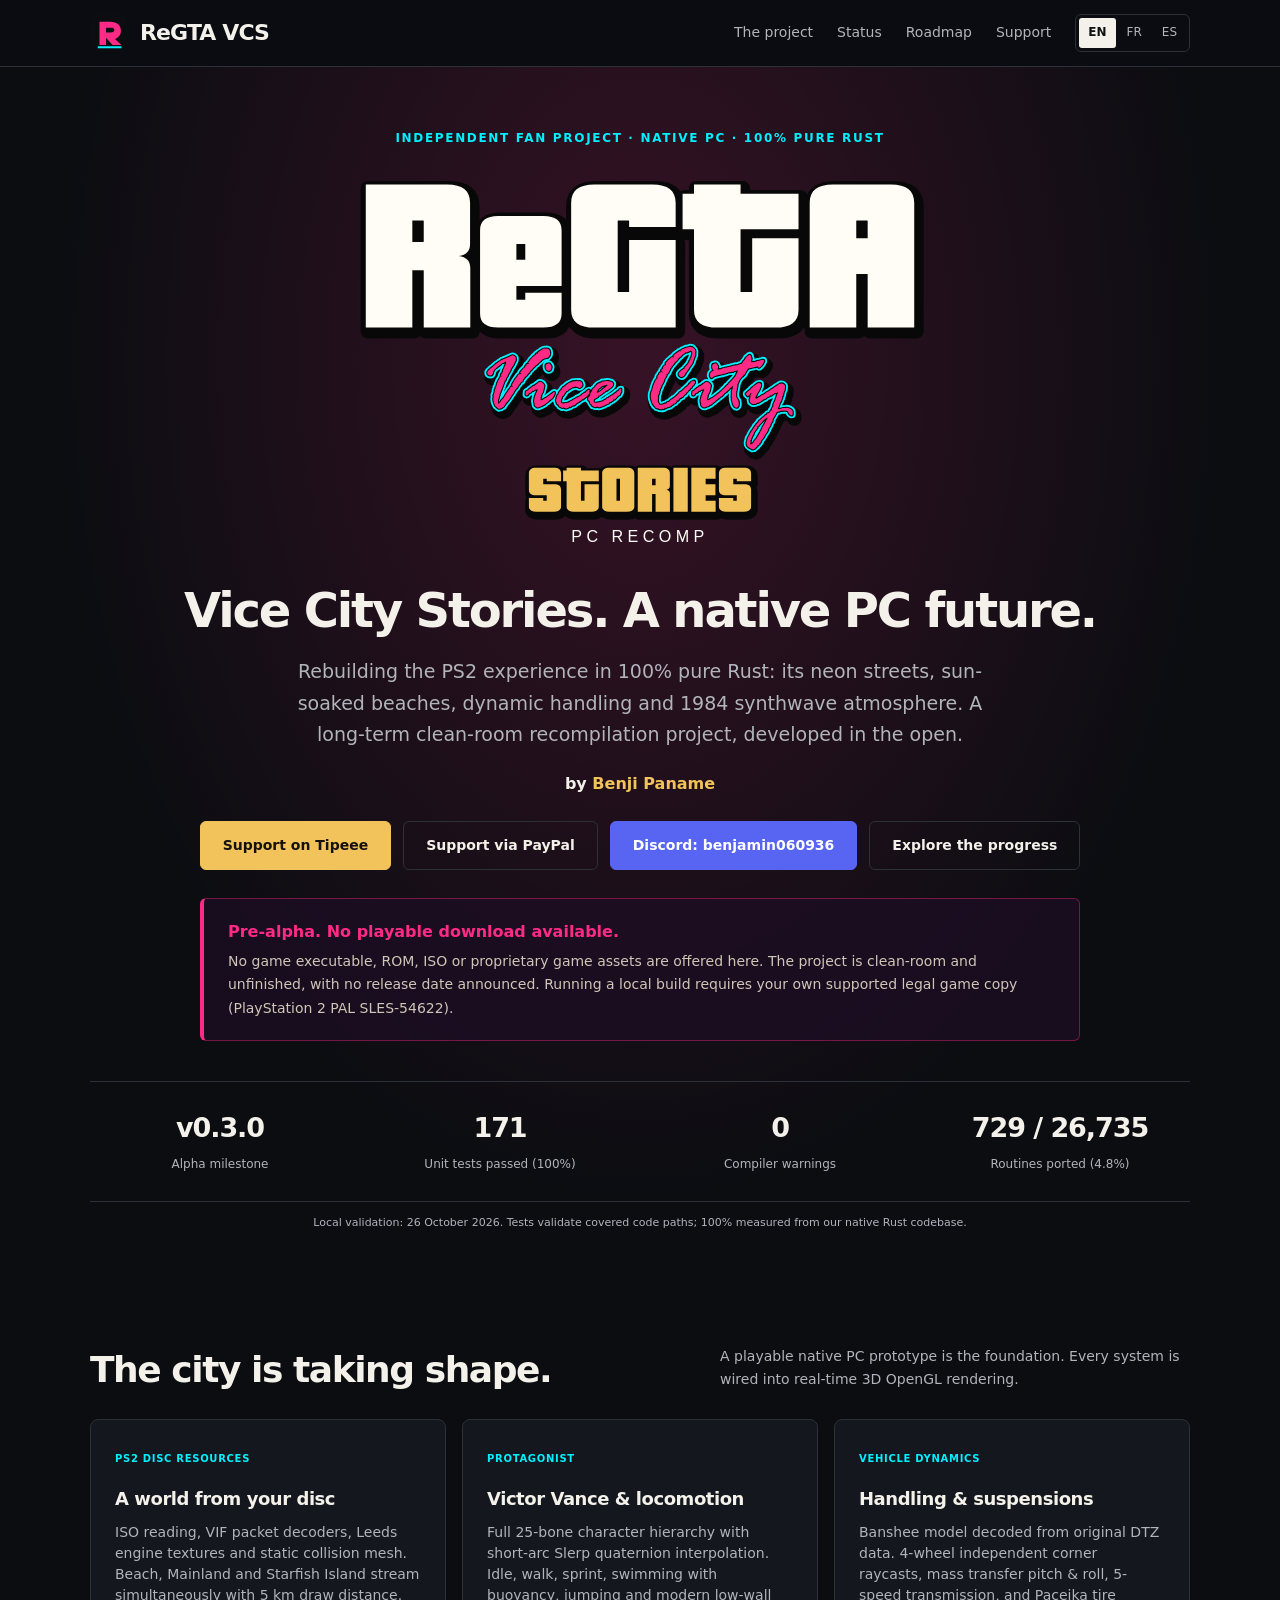
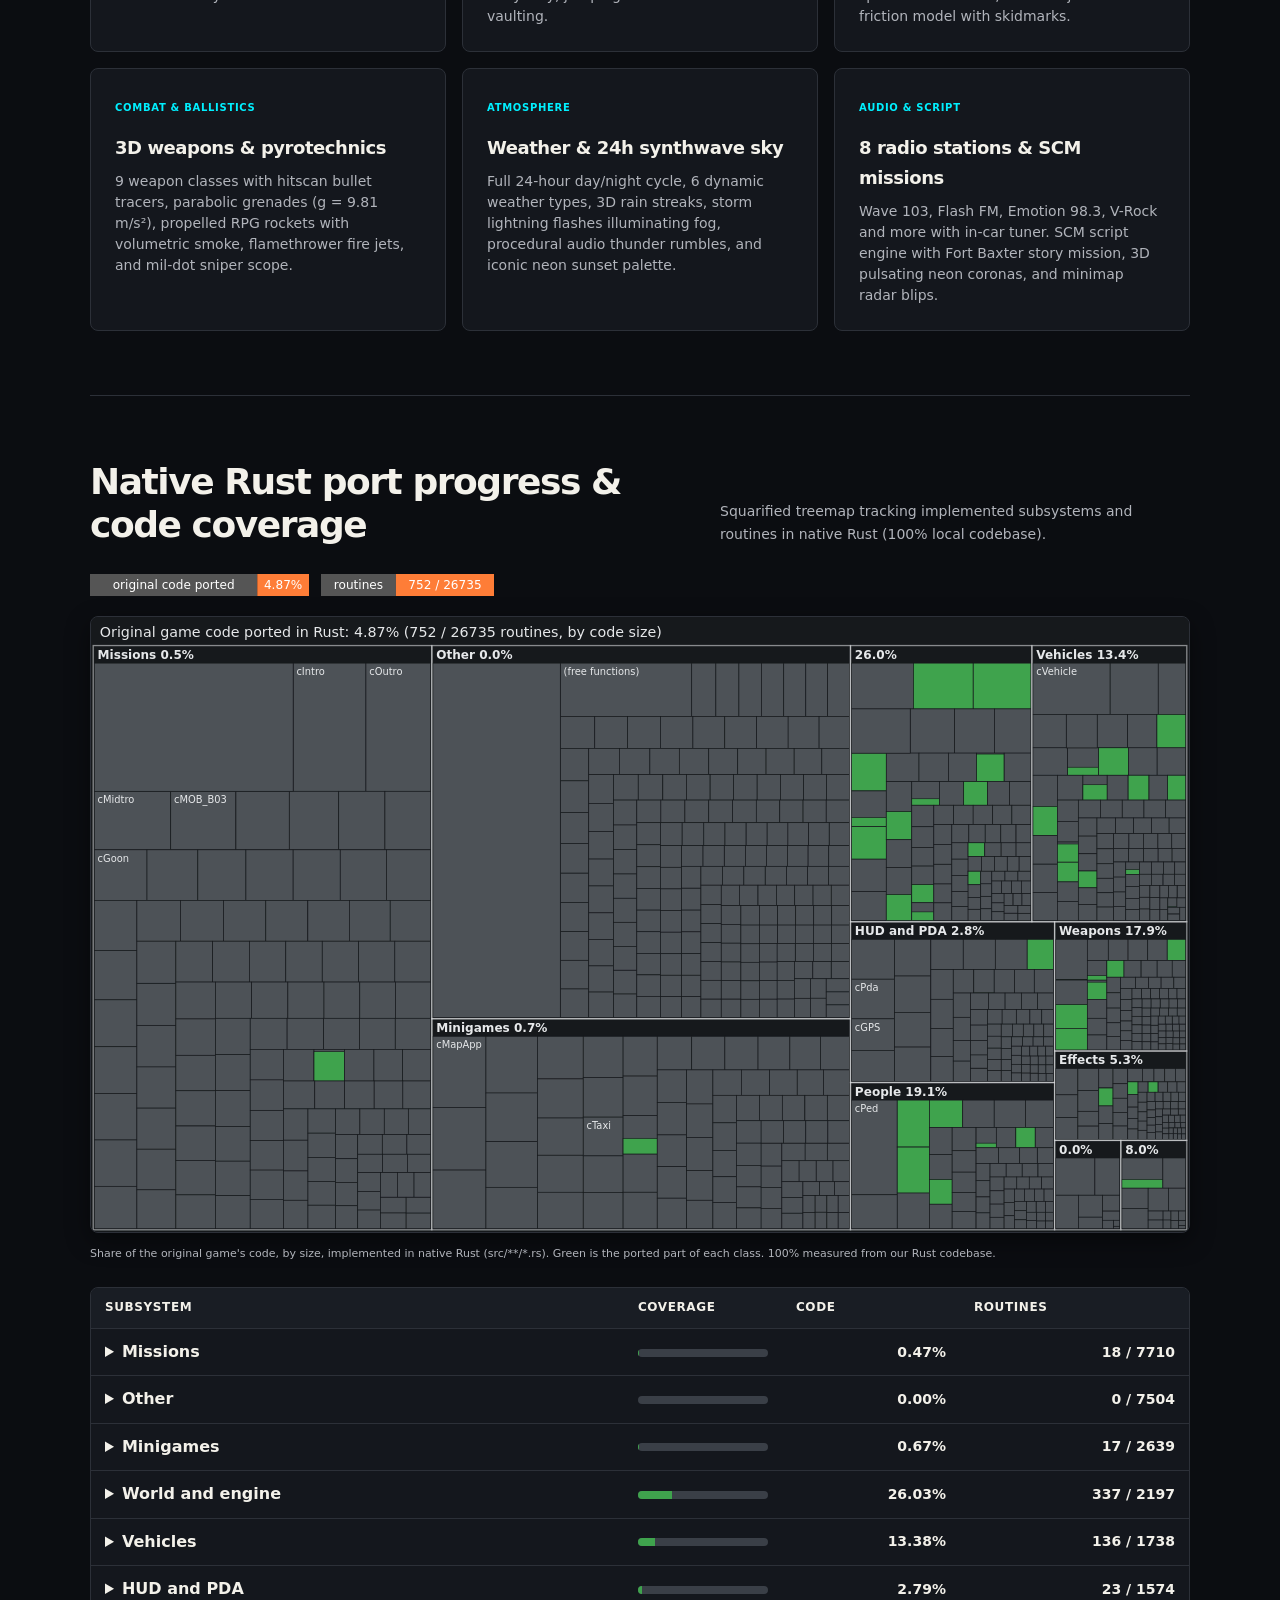
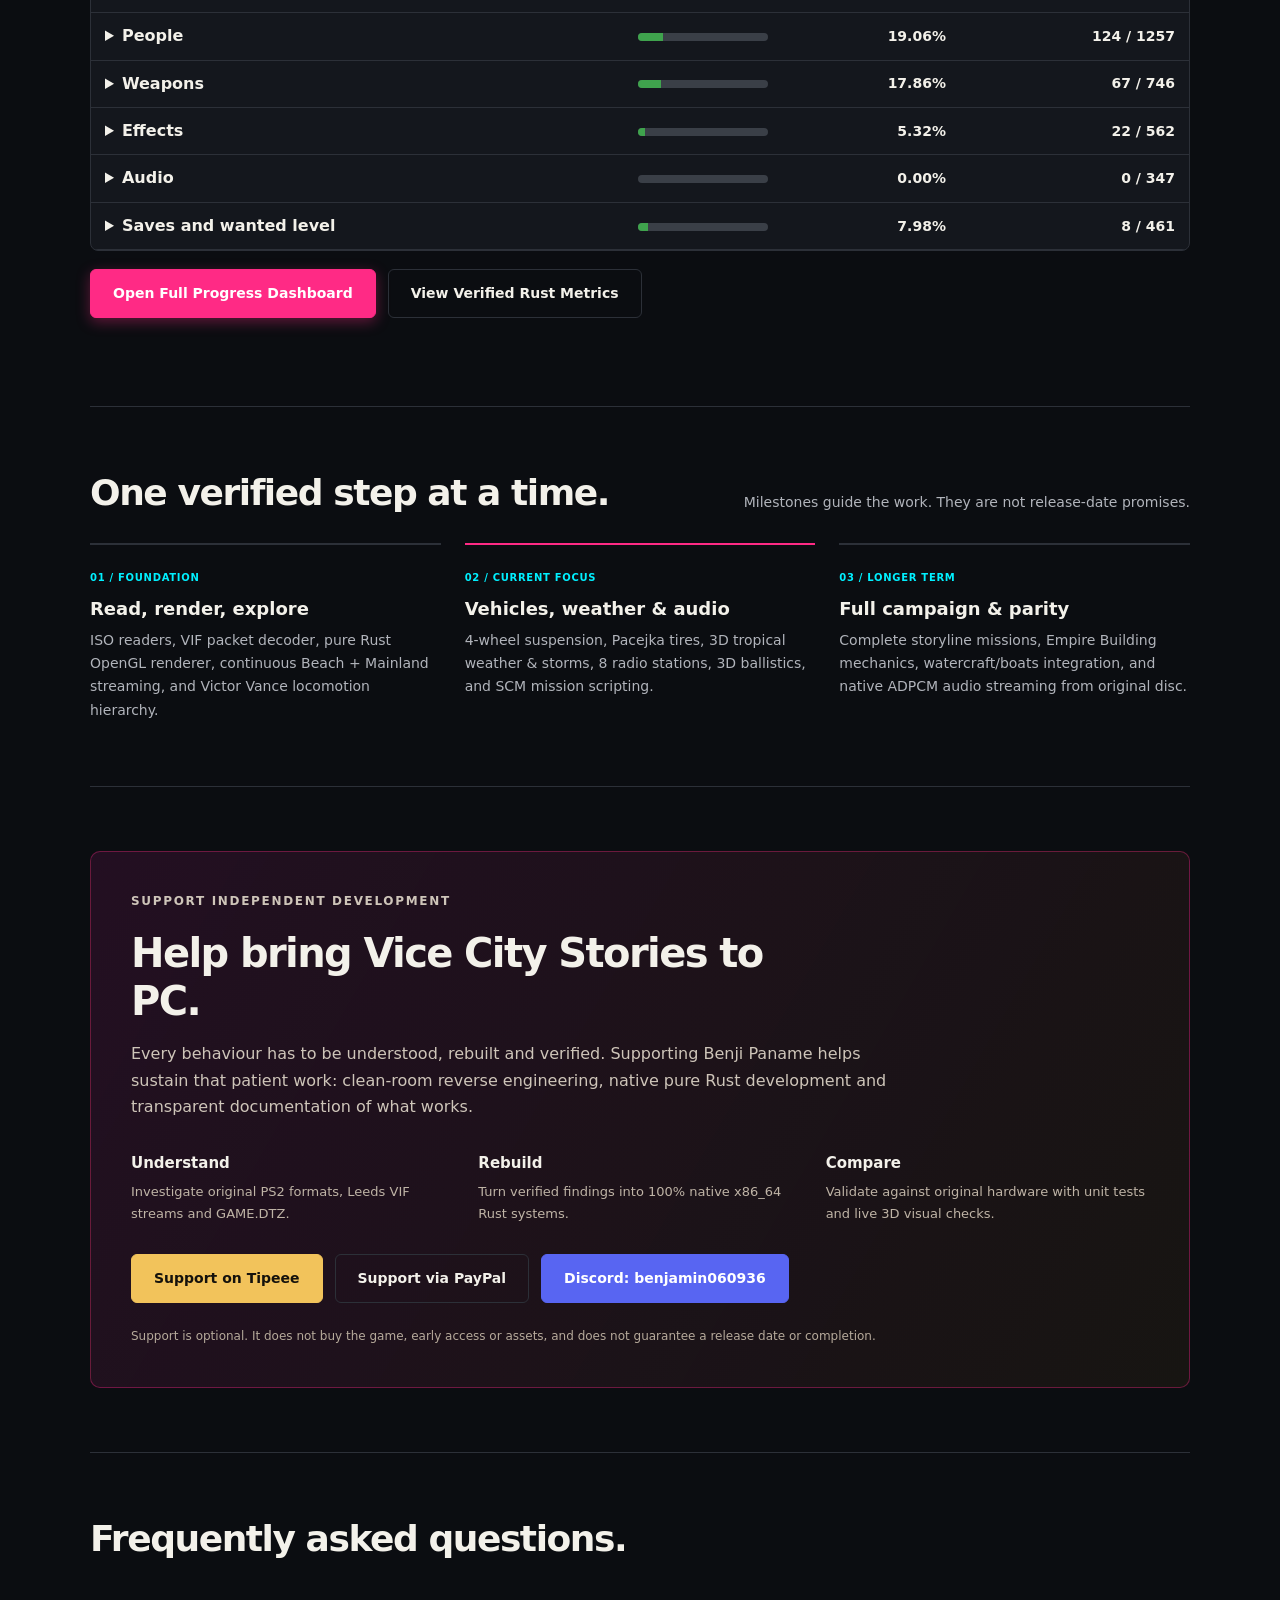
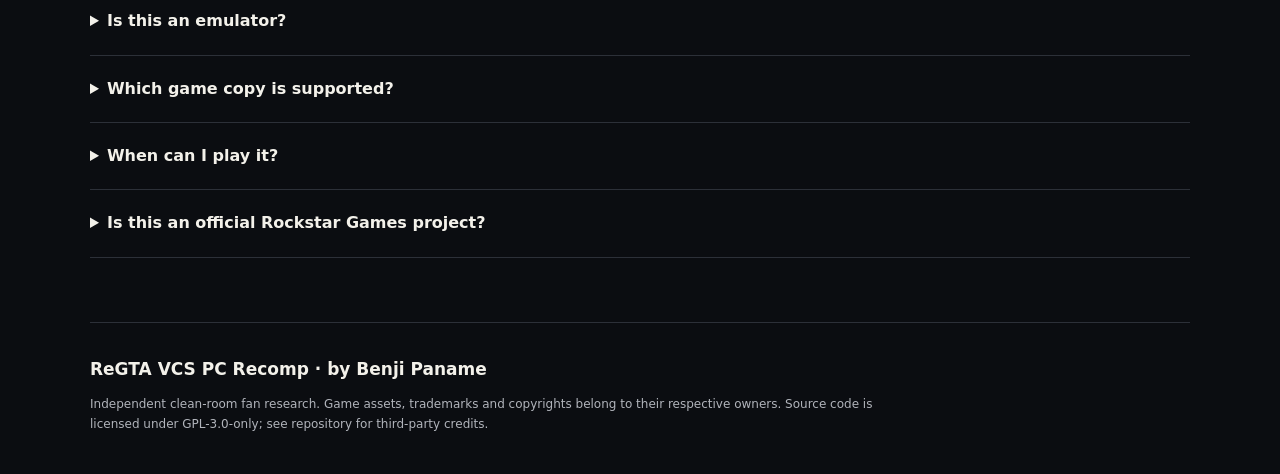
<file: docs/index.html>
<!doctype html>
<html lang="en">
<head>
<meta charset="utf-8">
<meta name="viewport" content="width=device-width, initial-scale=1">
<title>ReGTA VCS — PC Recomp by Benji Paname</title>
<meta name="description" content="Bringing Grand Theft Auto: Vice City Stories to native PC with 100% pure Rust. Explore the ReGTA VCS research project, development progress and ways to support Benji Paname.">
<meta name="theme-color" content="#0b0d11">
<meta property="og:title" content="ReGTA VCS — PC Recomp">
<meta property="og:description" content="A native PC future for Vice City Stories. Independent clean-room research and development by Benji Paname. Pre-alpha; no playable download available.">
<meta property="og:type" content="website">
<link rel="icon" href="assets/favicon.svg" type="image/svg+xml">
<link rel="stylesheet" href="assets/site.css">
<script src="assets/site.js?v=1.0.3" defer></script>
</head>
<body>
<a class="skip" href="#main" data-en="Skip to content" data-fr="Aller au contenu" data-es="Saltar al contenido">Skip to content</a>
<header>
  <nav class="wrap nav" aria-label="Main navigation">
    <a class="brand" href="#main">
      <img src="assets/favicon.svg" alt="" width="38" height="38">
      ReGTA VCS
    </a>
    <div class="nav-links">
      <a href="#project" data-en="The project" data-fr="Le projet" data-es="El proyecto">The project</a>
      <a href="#status" data-en="Status" data-fr="Statut" data-es="Estado">Status</a>
      <a href="#roadmap" data-en="Roadmap" data-fr="Feuille de route" data-es="Hoja de ruta">Roadmap</a>
      <a href="#support" data-en="Support" data-fr="Soutenir" data-es="Apoyar">Support</a>
      <a class="repo-link" hidden>GitHub</a>
      <div class="languages" role="group" aria-label="Language / Langue / Idioma" hidden>
        <button type="button" data-language="en" aria-pressed="true" lang="en">EN</button>
        <button type="button" data-language="fr" aria-pressed="false" lang="fr">FR</button>
        <button type="button" data-language="es" aria-pressed="false" lang="es">ES</button>
      </div>
    </div>
  </nav>
</header>

<main id="main">
  <!-- Hero Section -->
  <section class="hero">
    <div class="wrap">
      <p class="eyebrow" data-en="Independent fan project · Native PC · 100% Pure Rust" data-fr="Projet de fans indépendant · PC natif · 100% Pur Rust" data-es="Proyecto fan independiente · PC nativo · 100% Pur Rust">Independent fan project · Native PC · 100% Pure Rust</p>
      <img class="main-logo" src="assets/logo.svg" alt="ReGTA VCS — PC Recomp" width="900" height="540">
      <h1 data-en="Vice City Stories. A native PC future." data-fr="Vice City Stories. Un avenir natif sur PC." data-es="Vice City Stories. Un futuro nativo en PC.">Vice City Stories. A native PC future.</h1>
      <p class="intro" data-en="Rebuilding the PS2 experience in 100% pure Rust: its neon streets, sun-soaked beaches, dynamic handling and 1984 synthwave atmosphere. A long-term clean-room recompilation project, developed in the open." data-fr="Reconstruire l’expérience PS2 en 100% pur Rust : ses avenues néon, ses plages tropicales, sa conduite dynamique et son atmosphère synthwave 1984. Un projet de recompilation clean-room de longue haleine, développé ouvertement." data-es="Reconstruyendo la experiencia de PS2 en 100% puro Rust: sus avenidas de neón, playas tropicales, conducción dinámica y atmósfera synthwave de 1984. Un proyecto clean-room a largo plazo, desarrollado en abierto.">Rebuilding the PS2 experience in 100% pure Rust: its neon streets, sun-soaked beaches, dynamic handling and 1984 synthwave atmosphere. A long-term clean-room recompilation project, developed in the open.</p>
      <p class="credit">by <span>Benji Paname</span></p>

      <div class="actions">
        <a class="button gold" href="https://fr.tipeee.com/benji-paname/" data-en="Support on Tipeee" data-fr="Soutenir sur Tipeee" data-es="Apoyar en Tipeee">Support on Tipeee</a>
        <a class="button" href="https://paypal.me/BenjiLsg" data-en="Support via PayPal" data-fr="Soutenir via PayPal" data-es="Apoyar en PayPal">Support via PayPal</a>
        <a class="button discord" href="https://discord.com/users/601648068277960714" target="_blank" rel="noopener noreferrer" title="Discord: benjamin060936" data-en="Discord: benjamin060936" data-fr="Discord : benjamin060936" data-es="Discord: benjamin060936">Discord: benjamin060936</a>
        <a class="button" href="#project" data-en="Explore the progress" data-fr="Découvrir les avancées" data-es="Explorar los avances">Explore the progress</a>
      </div>

      <aside class="notice">
        <strong data-en="Pre-alpha. No playable download available." data-fr="Pré-alpha. Aucune version jouable disponible au téléchargement." data-es="Pre-alpha. Ninguna versión jugable disponible para descargar.">Pre-alpha. No playable download available.</strong>
        <p data-en="No game executable, ROM, ISO or proprietary game assets are offered here. The project is clean-room and unfinished, with no release date announced. Running a local build requires your own supported legal game copy (PlayStation 2 PAL SLES-54622)." data-fr="Aucun exécutable du jeu, ROM, ISO ou asset propriétaire n’est proposé ici. Le projet est clean-room, inachevé et sans date de sortie annoncée. L'exécution d'une compilation locale nécessite votre propre copie légale du jeu (PlayStation 2 PAL SLES-54622)." data-es="Aquí no se ofrece ningún ejecutable del juego, ROM, ISO ni recursos propietarios. El proyecto es clean-room y no hay fecha de lanzamiento anunciada. Ejecutar una versión local requiere tu propia copia legal del juego (PlayStation 2 PAL SLES-54622).">No game executable, ROM, ISO or proprietary game assets are offered here. The project is clean-room and unfinished, with no release date announced. Running a local build requires your own supported legal game copy (PlayStation 2 PAL SLES-54622).</p>
      </aside>

      <div class="metrics">
        <div class="metric">
          <strong>v0.3.0</strong>
          <span data-en="Alpha milestone" data-fr="Jalon alpha" data-es="Hito alpha">Alpha milestone</span>
        </div>
        <div class="metric">
          <strong>171</strong>
          <span data-en="Unit tests passed (100%)" data-fr="Tests unitaires réussis (100%)" data-es="Pruebas unitarias superadas (100%)">Unit tests passed (100%)</span>
        </div>
        <div class="metric">
          <strong>0</strong>
          <span data-en="Compiler warnings" data-fr="Avertissements du compilateur" data-es="Advertencias del compilador">Compiler warnings</span>
        </div>
        <div class="metric">
          <strong>729 / 26,735</strong>
          <span data-en="Routines ported (4.8%)" data-fr="Routines portées (4,8%)" data-es="Rutinas portadas (4,8%)">Routines ported (4.8%)</span>
        </div>
      </div>
      <p class="metric-note" data-en="Local validation: 26 October 2026. Tests validate covered code paths; 100% measured from our native Rust codebase." data-fr="Validation locale : 26 octobre 2026. Les tests vérifient les cas couverts ; mesuré à 100% depuis notre code source pur Rust." data-es="Validación local: 26 de octubre de 2026. Las pruebas verifican las rutas cubiertas; medido al 100% desde nuestro código Rust nativo.">Local validation: 26 October 2026. Tests validate covered code paths; 100% measured from our native Rust codebase.</p>
    </div>
  </section>

  <!-- Project Section -->
  <section id="project" class="content wrap">
    <div class="section-top">
      <h2 data-en="The city is taking shape." data-fr="La ville prend forme." data-es="La ciudad va tomando forma.">The city is taking shape.</h2>
      <p data-en="A playable native PC prototype is the foundation. Every system is wired into real-time 3D OpenGL rendering." data-fr="Un prototype PC natif jouable constitue la fondation. Chaque système est branché en direct sur le moteur 3D OpenGL." data-es="Un prototipo local nativo es el punto de partida. Cada sistema está conectado directamente al motor 3D OpenGL.">A playable native PC prototype is the foundation. Every system is wired into real-time 3D OpenGL rendering.</p>
    </div>

    <div class="grid">
      <article class="card">
        <span class="tag" data-en="PS2 Disc Resources" data-fr="Ressources disque PS2" data-es="Recursos de disco PS2">PS2 Disc Resources</span>
        <h3 data-en="A world from your disc" data-fr="Un monde issu de votre disque" data-es="Un mundo desde tu disco">A world from your disc</h3>
        <p data-en="ISO reading, VIF packet decoders, Leeds engine textures and static collision mesh. Beach, Mainland and Starfish Island stream simultaneously with 5 km draw distance." data-fr="Lecteur ISO, décodeur de paquets VIF, textures Leeds et maillage de collisions. Beach, Mainland et Starfish Island sont streamés simultanément avec 5 km de vue." data-es="Lector de ISO, decodificador VIF, texturas Leeds y colisiones estáticas. Beach, Mainland y Starfish Island se cargan a la vez con 5 km de distancia de visión."></p>
      </article>

      <article class="card">
        <span class="tag" data-en="Protagonist" data-fr="Protagoniste" data-es="Protagonista">Protagonist</span>
        <h3 data-en="Victor Vance &amp; locomotion" data-fr="Victor Vance &amp; locomotion" data-es="Victor Vance y locomoción">Victor Vance &amp; locomotion</h3>
        <p data-en="Full 25-bone character hierarchy with short-arc Slerp quaternion interpolation. Idle, walk, sprint, swimming with buoyancy, jumping and modern low-wall vaulting." data-fr="Squelette complet 25 os avec interpolation Slerp des quaternions. Attente, marche, sprint, nage hydrodynamique, franchissement d'obstacles et caméra suiveuse." data-es="Jerarquía de 25 huesos con interpolación Slerp. Animaciones originales de espera, marcha, carrera, natación con flotabilidad y salto de obstáculos."></p>
      </article>

      <article class="card">
        <span class="tag" data-en="Vehicle Dynamics" data-fr="Dynamique Véhicules" data-es="Dinámica de Vehículos">Vehicle Dynamics</span>
        <h3 data-en="Handling &amp; suspensions" data-fr="Handling &amp; suspensions 4 roues" data-es="Manejo y suspensión">Handling &amp; suspensions</h3>
        <p data-en="Banshee model decoded from original DTZ data. 4-wheel independent corner raycasts, mass transfer pitch &amp; roll, 5-speed transmission, and Pacejka tire friction model with skidmarks." data-fr="Banshee décodée depuis GAME.DTZ. Suspensions 4 roues indépendantes, transfert de masse en virage, boîte 5 vitesses et modèle de pneus Pacejka avec traces de dérapage." data-es="Banshee original con 4 ruedas independientes, transferencia de peso, caja de 5 velocidades y fricción de neumáticos Pacejka con derrapes dinámicos."></p>
      </article>

      <article class="card">
        <span class="tag" data-en="Combat &amp; Ballistics" data-fr="Combat &amp; Balistique" data-es="Combate y Balística">Combat &amp; Ballistics</span>
        <h3 data-en="3D weapons &amp; pyrotechnics" data-fr="Arsenal 3D &amp; pyrotechnie" data-es="Armas 3D y pirotecnia">3D weapons &amp; pyrotechnics</h3>
        <p data-en="9 weapon classes with hitscan bullet tracers, parabolic grenades (g = 9.81 m/s²), propelled RPG rockets with volumetric smoke, flamethrower fire jets, and mil-dot sniper scope." data-fr="9 classes d'armes avec traînées lumineuses de balles, grenades paraboliques (g = 9.81 m/s²), roquettes RPG avec fumée, jet de lance-flammes et lunette de sniper." data-es="9 armas con trazadoras de balas, granadas parabólicas (g = 9.81 m/s²), cohetes RPG con humo volumétrico, lanzallamas y mira de francotirador."></p>
      </article>

      <article class="card">
        <span class="tag" data-en="Atmosphere" data-fr="Atmosphère 1984" data-es="Atmósfera 1984">Atmosphere</span>
        <h3 data-en="Weather &amp; 24h synthwave sky" data-fr="Météo 3D &amp; ciel synthwave" data-es="Clima 3D y cielo synthwave">Weather &amp; 24h synthwave sky</h3>
        <p data-en="Full 24-hour day/night cycle, 6 dynamic weather types, 3D rain streaks, storm lightning flashes illuminating fog, procedural audio thunder rumbles, and iconic neon sunset palette." data-fr="Cycle 24h continu, 6 types de temps, traînées 3D de pluie, éclairs stroboscopiques, grondements de tonnerre audio et somptueux coucher de soleil néon magenta/orange." data-es="Ciclo de 24 horas, 6 tipos de clima, lluvia en 3D, relámpagos que iluminan la niebla, truenos procedimentales y puesta de sol synthwave de 1984."></p>
      </article>

      <article class="card">
        <span class="tag" data-en="Audio &amp; Script" data-fr="Audio &amp; Scénario" data-es="Audio y Misiones">Audio &amp; Script</span>
        <h3 data-en="8 radio stations &amp; SCM missions" data-fr="8 stations radio &amp; missions SCM" data-es="8 emisoras de radio y misiones">8 radio stations &amp; SCM missions</h3>
        <p data-en="Wave 103, Flash FM, Emotion 98.3, V-Rock and more with in-car tuner. SCM script engine with Fort Baxter story mission, 3D pulsating neon coronas, and minimap radar blips." data-fr="Wave 103, Flash FM, Emotion 98.3, V-Rock avec sélecteur radio au volant. Moteur de script SCM avec briefing à Fort Baxter, balise 3D néon-rose et repère radar." data-es="Wave 103, Flash FM, Emotion 98.3, V-Rock y más. Motor de misiones SCM con Fort Baxter, baliza cilíndrica 3D rosa de neón y minimapa con radar."></p>
      </article>
    </div>
  </section>

  <!-- BEGIN STATUS SECTION -->
<section id="status" class="content wrap">
  <div class="section-top">
    <h2 data-en="Native Rust port progress &amp; code coverage" data-fr="Avancement du port natif Rust &amp; couverture du code" data-es="Progreso del port nativo en Rust y cobertura de código">Native Rust port progress &amp; code coverage</h2>
    <p data-en="Squarified treemap tracking implemented subsystems and routines in native Rust (100% local codebase)." data-fr="Treemap suivant les sous-systèmes et routines implémentés en pur Rust (100% code source local)." data-es="Treemap que sigue los subsistemas y rutinas implementados en Rust nativo (100% código local).">Squarified treemap tracking implemented subsystems and routines in native Rust (100% local codebase).</p>
  </div>

  <div class="status-badges">
    <a href="progress.html" title="View Port Progress Dashboard"><img src="assets/badge-overall.svg" alt="original code ported"></a>
    <a href="progress.html" title="View Port Progress Dashboard"><img src="assets/badge-routines.svg" alt="routines"></a>
  </div>

  <div class="treemap-card">
    <a href="progress.html" title="Click to view full routines dashboard"><img src="assets/progress.svg" alt="ReGTA VCS Port Progress Treemap" width="1000" height="560"></a>
  </div>

  <p class="metric-note" data-en="Share of the original game's code, by size, implemented in native Rust (src/**/*.rs). Green is the ported part of each class. 100% measured from our Rust codebase." data-fr="Part du code original, par taille, implémentée en pur Rust (src/**/*.rs). Le vert indique la portion portée de chaque classe. Mesuré à 100% depuis notre code Rust." data-es="Porcentaje del código original, por tamaño, implementado en Rust nativo. El verde indica la parte portada de cada clase. Medido al 100% desde nuestro código Rust.">Share of the original game's code, by size, implemented in native Rust (src/**/*.rs). Green is the ported part of each class. 100% measured from our Rust codebase.</p>

  <div class="progress-table-wrap">
    <table class="progress-table">
      <thead>
        <tr>
          <th data-en="Subsystem" data-fr="Sous-système" data-es="Subsistema">Subsystem</th>
          <th style="width: 140px;" data-en="Coverage" data-fr="Couverture" data-es="Cobertura">Coverage</th>
          <th class="n" data-en="Code" data-fr="Code" data-es="Código">Code</th>
          <th class="n" data-en="Routines" data-fr="Routines" data-es="Rutinas">Routines</th>
        </tr>
      </thead>
      <tbody>
        <tr>
  <td><details><summary>Missions</summary><small>Implemented in Rust: <code>CMissionScriptSystem</code> 18/20<br>Pending: <code>cIntro</code> 0/445, <code>cOutro</code> 0/364, <code>cMidtro</code> 0/204, <code>cMOB_B03</code> 0/94, <code>cKEN_A02</code> 0/118, <code>cZHO_C01</code> 0/75, <code>cCutscene_Outro</code> 0/108, <code>cJAO_B03</code> 0/67</small></details></td>
  <td><div class="bar"><i style="width:0.5%"></i></div></td>
  <td class="n">0.47%</td>
  <td class="n">18 / 7710</td>
</tr>
        <tr>
  <td><details><summary>Other</summary><small>Implemented in Rust: pending<br>Pending: <code>(free functions)</code> 0/407, <code>cBombTruck</code> 0/41, <code>cChineseDelivery</code> 0/38, <code>Ped</code> 0/136, <code>cParamedic</code> 0/35, <code>cFrontEnd</code> 0/14, <code>cEncounter</code> 0/41, <code>cListBox</code> 0/51</small></details></td>
  <td><div class="bar"><i style="width:0.0%"></i></div></td>
  <td class="n">0.00%</td>
  <td class="n">0 / 7504</td>
</tr>
        <tr>
  <td><details><summary>Minigames</summary><small>Implemented in Rust: <code>cRadioApp</code> 17/47<br>Pending: <code>cMapApp</code> 0/69, <code>cAmmozoneApp</code> 0/75, <code>cEmailApp</code> 0/66, <code>cBaseTradeApp</code> 0/74, <code>cPauseStatsApp</code> 0/71, <code>cShootingRange</code> 0/66, <code>cHotWiringApp</code> 0/43, <code>cMolotovApp</code> 0/41</small></details></td>
  <td><div class="bar"><i style="width:0.7%"></i></div></td>
  <td class="n">0.67%</td>
  <td class="n">17 / 2639</td>
</tr>
        <tr>
  <td><details><summary>World and engine</summary><small>Implemented in Rust: <code>CStaticCollisionWorld</code> 68/68, <code>COpenGLRenderer</code> 78/78, <code>CPropsObjectsManager</code> 37/37, <code>CTextureRasterizer</code> 28/28, <code>CRenderWarePS2</code> 17/18, <code>CSceneManager</code> 17/17, <code>CVifPacketDecoder</code> 14/14, <code>CModernPipeline</code> 16/16<br>Pending: <code>CCollision</code> 0/64, <code>cPhysicalIntegrator</code> 0/21, <code>cDynamicProp</code> 0/57, <code>WorldImpl</code> 0/224, <code>cEntity</code> 0/126, <code>cLocalAreaKnowledge</code> 0/24, <code>cZoneManager</code> 0/4, <code>cGlInterface</code> 23/102</small></details></td>
  <td><div class="bar"><i style="width:26.0%"></i></div></td>
  <td class="n">26.03%</td>
  <td class="n">337 / 2197</td>
</tr>
        <tr>
  <td><details><summary>Vehicles</summary><small>Implemented in Rust: <code>CHandlingManager</code> 18/18, <code>CVehicleModel</code> 17/17, <code>CTrafficManager</code> 15/15, <code>CVehicleAccess</code> 13/13, <code>CTireFrictionModel</code> 10/10, <code>CTransmissionDynamics</code> 10/10, <code>CTrafficLightsSystem</code> 9/10, <code>CSuspension4Wheel</code> 8/14<br>Pending: <code>cVehicle</code> 0/214, <code>cWheeledVehicle</code> 0/80, <code>cNewGetInVehicle</code> 0/42, <code>cTankField</code> 0/41, <code>cBoat</code> 0/51, <code>cCarYard</code> 0/24, <code>cCarMonitor</code> 0/24, <code>cAttackHelicopter</code> 0/31</small></details></td>
  <td><div class="bar"><i style="width:13.4%"></i></div></td>
  <td class="n">13.38%</td>
  <td class="n">136 / 1738</td>
</tr>
        <tr>
  <td><details><summary>HUD and PDA</summary><small>Implemented in Rust: <code>CHudTextFontRadar</code> 22/22, <code>Gui</code> 1/46<br>Pending: <code>cIPhonePad</code> 0/53, <code>cPda</code> 0/55, <code>cGPS</code> 0/32, <code>cRadar</code> 0/39, <code>cContextHelp</code> 0/43, <code>(free functions)</code> 0/75, <code>cTurfMap</code> 0/24, <code>cPdaHelpManager</code> 0/30</small></details></td>
  <td><div class="bar"><i style="width:2.8%"></i></div></td>
  <td class="n">2.79%</td>
  <td class="n">23 / 1574</td>
</tr>
        <tr>
  <td><details><summary>People</summary><small>Implemented in Rust: <code>CPlayerPed</code> 38/38, <code>CAnimBlendHierarchy</code> 38/38, <code>CLocomotionController</code> 23/23, <code>CPedestrianPopulation</code> 13/13, <code>CPedestrianPanicReaction</code> 10/10, <code>CPedestrianObstacleAvoidance</code> 2/10<br>Pending: <code>cPed</code> 0/216, <code>cPlayer</code> 0/125, <code>cPopulationManager</code> 0/37, <code>cTaskBar</code> 0/48, <code>cAnimation</code> 0/24, <code>cSimplePedBase</code> 0/39, <code>cPlayerOnFoot</code> 0/20, <code>iAITask</code> 0/44</small></details></td>
  <td><div class="bar"><i style="width:19.1%"></i></div></td>
  <td class="n">19.06%</td>
  <td class="n">124 / 1257</td>
</tr>
        <tr>
  <td><details><summary>Weapons</summary><small>Implemented in Rust: <code>C3DBallistics</code> 20/20, <code>CWeaponManager</code> 17/17, <code>CProjectileRocket</code> 10/10, <code>CFireFlamethrower</code> 9/10, <code>CWeaponCrosshairHUD</code> 8/8, <code>CProjectileGrenade</code> 2/10, <code>cHudWeaponSelect</code> 1/31<br>Pending: <code>cHudWeaponSelect</code> 1/31, <code>cWeaponManager</code> 0/38, <code>cMolotovManager</code> 0/12, <code>cAIRocket</code> 0/22, <code>cRocketMan</code> 0/27, <code>cPlayerSensorCone</code> 0/15, <code>cBulletBasedWeapon</code> 0/17, <code>cBaseExplosion</code> 0/11</small></details></td>
  <td><div class="bar"><i style="width:17.9%"></i></div></td>
  <td class="n">17.86%</td>
  <td class="n">67 / 746</td>
</tr>
        <tr>
  <td><details><summary>Effects</summary><small>Implemented in Rust: <code>CSunsetColorGrading</code> 8/8, <code>cParticleEmitterWaterSplash</code> 9/9, <code>cWaterRenderBlock</code> 5/5<br>Pending: <code>cWaterGuard</code> 0/29, <code>cFireFighter</code> 0/22, <code>cKillWaterTarget</code> 0/20, <code>immsprite3d</code> 0/23, <code>cFireEngine</code> 0/21, <code>cGeneralParticleController</code> 0/13, <code>cParticleEmitterBase</code> 0/21, <code>cFire</code> 0/14</small></details></td>
  <td><div class="bar"><i style="width:5.3%"></i></div></td>
  <td class="n">5.32%</td>
  <td class="n">22 / 562</td>
</tr>
        <tr>
  <td><details><summary>Audio</summary><small>Implemented in Rust: pending<br>Pending: <code>cAudioManager</code> 0/141, <code>cAudioBaseOAL</code> 0/44, <code>cSoundEvents</code> 0/26, <code>CAudioEngine</code> 0/16, <code>cSoundStreamOAL</code> 0/26, <code>cAudioBase</code> 0/20, <code>cSoundStream</code> 0/20, <code>SoundImpl</code> 0/44</small></details></td>
  <td><div class="bar"><i style="width:0.0%"></i></div></td>
  <td class="n">0.00%</td>
  <td class="n">0 / 347</td>
</tr>
        <tr>
  <td><details><summary>Saves and wanted level</summary><small>Implemented in Rust: <code>CWorldManager</code> 8/42<br>Pending: <code>CWorldManager</code> 8/42, <code>SaveGameImpl</code> 0/157, <code>cSaveGameMgr</code> 0/31, <code>cWantedManager</code> 0/33, <code>cStatsManager</code> 0/101, <code>cPoliceChase</code> 0/16, <code>cWantedRating</code> 0/20, <code>cScreenSaver</code> 0/8</small></details></td>
  <td><div class="bar"><i style="width:8.0%"></i></div></td>
  <td class="n">7.98%</td>
  <td class="n">8 / 461</td>
</tr>
      </tbody>
    </table>
  </div>

  <div class="actions" style="justify-content: flex-start; margin-top: 18px;">
    <a class="button primary" href="progress.html" data-en="Open Full Progress Dashboard" data-fr="Ouvrir le tableau de bord complet" data-es="Abrir panel de progreso completo">Open Full Progress Dashboard &rarr;</a>
    <a class="button" href="STATUS.md" data-en="View Verified Rust Metrics" data-fr="Voir les métriques Rust vérifiées" data-es="Ver métricas verificadas de Rust">View Verified Rust Metrics</a>
  </div>
</section>
<!-- END STATUS SECTION -->

  <!-- Roadmap Section -->
  <section id="roadmap" class="content wrap">
    <div class="section-top">
      <h2 data-en="One verified step at a time." data-fr="Une étape vérifiée à la fois." data-es="Paso a paso, con verificación.">One verified step at a time.</h2>
      <p data-en="Milestones guide the work. They are not release-date promises." data-fr="Les jalons guident le travail. Ils ne constituent pas des promesses de date de sortie." data-es="Los hitos guían el trabajo. No son promesas de fechas de lanzamiento.">Milestones guide the work. They are not release-date promises.</p>
    </div>

    <div class="roadmap">
      <article class="milestone">
        <span class="tag" data-en="01 / Foundation" data-fr="01 / Fondations" data-es="01 / Cimientos">01 / Foundation</span>
        <h3 data-en="Read, render, explore" data-fr="Lire, afficher, explorer" data-es="Leer, renderizar, explorar">Read, render, explore</h3>
        <p data-en="ISO readers, VIF packet decoder, pure Rust OpenGL renderer, continuous Beach + Mainland streaming, and Victor Vance locomotion hierarchy." data-fr="Lecteurs ISO, décodeur VIF, moteur de rendu OpenGL en pur Rust, streaming continu Beach + Mainland et squelette d'animation de Vic." data-es="Lectores de ISO, decodificador VIF, motor OpenGL en pur Rust, mapa continuo de Beach y Mainland, y animaciones de Vic."></p>
      </article>

      <article class="milestone current">
        <span class="tag" data-en="02 / Current focus" data-fr="02 / Objectif actuel" data-es="02 / Objetivo actual">02 / Current focus</span>
        <h3 data-en="Vehicles, weather &amp; audio" data-fr="Véhicules, météo &amp; audio" data-es="Vehículos, clima y audio">Vehicles, weather &amp; audio</h3>
        <p data-en="4-wheel suspension, Pacejka tires, 3D tropical weather &amp; storms, 8 radio stations, 3D ballistics, and SCM mission scripting." data-fr="Suspensions 4 roues, adhérence Pacejka, météo tropicale 3D avec orages, 8 stations de radio, balistique et script de missions SCM." data-es="Suspensión en 4 ruedas, neumáticos Pacejka, clima tropical en 3D con tormentas, 8 emisoras de radio y misiones SCM."></p>
      </article>

      <article class="milestone">
        <span class="tag" data-en="03 / Longer term" data-fr="03 / À plus long terme" data-es="03 / Largo plazo">03 / Longer term</span>
        <h3 data-en="Full campaign &amp; parity" data-fr="Campagne &amp; fidélité complète" data-es="Campaña completa y paridad">Full campaign &amp; parity</h3>
        <p data-en="Complete storyline missions, Empire Building mechanics, watercraft/boats integration, and native ADPCM audio streaming from original disc." data-fr="Missions de l'histoire complète, système d'empire commercial, embarcations maritimes et streaming audio ADPCM direct depuis l'ISO." data-es="Misiones de la historia completa, sistema de negocios imperiales, lanchas acuáticas y reproducción de audio ADPCM nativa."></p>
      </article>
    </div>
  </section>

  <!-- Support Section -->
  <section id="support" class="content wrap">
    <div class="support">
      <p class="eyebrow" data-en="Support independent development" data-fr="Soutenir un développement indépendant" data-es="Apoyar el desarrollo independiente">Support independent development</p>
      <h2 data-en="Help bring Vice City Stories to PC." data-fr="Aidez à porter Vice City Stories sur PC." data-es="Ayuda a traer Vice City Stories al PC.">Help bring Vice City Stories to PC.</h2>
      <p data-en="Every behaviour has to be understood, rebuilt and verified. Supporting Benji Paname helps sustain that patient work: clean-room reverse engineering, native pure Rust development and transparent documentation of what works." data-fr="Chaque comportement doit être compris, reconstruit et vérifié. Soutenir Benji Paname aide à poursuivre ce travail patient : ingénierie inverse clean-room, développement natif en pur Rust et documentation transparente." data-es="Cada mecánica debe comprenderse, reconstruirse y verificarse. Apoyar a Benji Paname ayuda a mantener este paciente trabajo: ingeniería inversa clean-room, desarrollo en pur Rust y documentación abierta."></p>

      <div class="support-list">
        <div>
          <h3 data-en="Understand" data-fr="Comprendre" data-es="Comprender">Understand</h3>
          <p data-en="Investigate original PS2 formats, Leeds VIF streams and GAME.DTZ." data-fr="Étudier les formats PS2 d'origine, flux VIF Leeds et structures GAME.DTZ." data-es="Investigar formatos originales de PS2, paquetes VIF y tablas GAME.DTZ."></p>
        </div>
        <div>
          <h3 data-en="Rebuild" data-fr="Reconstruire" data-es="Reconstruir">Rebuild</h3>
          <p data-en="Turn verified findings into 100% native x86_64 Rust systems." data-fr="Transformer les découvertes en systèmes 100% natifs x86_64 en pur Rust." data-es="Convertir hallazgos verificados en código pur Rust nativo x86_64."></p>
        </div>
        <div>
          <h3 data-en="Compare" data-fr="Comparer" data-es="Comparar">Compare</h3>
          <p data-en="Validate against original hardware with unit tests and live 3D visual checks." data-fr="Valider face au matériel d'origine via tests unitaires et contrôles 3D en direct." data-es="Validar frente al juego original con pruebas unitarias y verificación 3D."></p>
        </div>
      </div>

      <div class="actions">
        <a class="button gold" href="https://fr.tipeee.com/benji-paname/" data-en="Support on Tipeee" data-fr="Soutenir sur Tipeee" data-es="Apoyar en Tipeee">Support on Tipeee</a>
        <a class="button" href="https://paypal.me/BenjiLsg" data-en="Support via PayPal" data-fr="Soutenir via PayPal" data-es="Apoyar en PayPal">Support via PayPal</a>
        <a class="button discord" href="https://discord.com/users/601648068277960714" target="_blank" rel="noopener noreferrer" data-en="Discord: benjamin060936" data-fr="Discord : benjamin060936" data-es="Discord: benjamin060936">Discord: benjamin060936</a>
      </div>
      <p class="disclosure" data-en="Support is optional. It does not buy the game, early access or assets, and does not guarantee a release date or completion." data-fr="Le soutien est facultatif. Il n’achète ni le jeu, ni un accès anticipé, ni des assets, et ne garantit ni date de sortie ni achèvement." data-es="El apoyo es voluntario. No compra el juego, acceso anticipado ni recursos, y no garantiza fecha de lanzamiento ni su finalización.">Support is optional. It does not buy the game, early access or assets, and does not guarantee a release date or completion.</p>
    </div>
  </section>

  <!-- FAQ Section -->
  <section class="content wrap">
    <div class="section-top">
      <h2 data-en="Frequently asked questions." data-fr="Questions fréquentes." data-es="Preguntas frecuentes.">Frequently asked questions.</h2>
    </div>

    <details>
      <summary data-en="Is this an emulator?" data-fr="Est-ce un émulateur ?" data-es="¿Es esto un emulador?">Is this an emulator?</summary>
      <p data-en="No. The goal is a 100% native Windows and Linux implementation compiled directly to x86_64 in pure Rust, with zero CPU emulation (no MIPS interpreter, no PPSSPP or PCSX2 core) at runtime." data-fr="Non. L'objectif est une implémentation 100% native Windows et Linux compilée directement en code machine x86_64 en pur Rust, sans aucune émulation de processeur (aucun interpréteur MIPS, aucun cœur PPSSPP ou PCSX2) au runtime." data-es="No. El objetivo es una implementación 100% nativa en Rust compilada en x86_64, sin emuladores de CPU (ni MIPS, ni núcleos de PPSSPP o PCSX2) en ejecución."></p>
    </details>

    <details>
      <summary data-en="Which game copy is supported?" data-fr="Quelle copie du jeu est compatible ?" data-es="¿Qué copia del juego es compatible?">Which game copy is supported?</summary>
      <p data-en="Research targets the official PlayStation 2 PAL release SLES-54622 (ELF SLES_546.22) . Supply your own legally obtained ISO image. No game files, textures or audio are distributed with the repository." data-fr="Les recherches ciblent l'édition officielle PlayStation 2 PAL SLES-54622 (ELF SLES_546.22). Fournissez votre propre image ISO obtenue légalement. Aucun fichier du jeu, texture ou audio n'est distribué dans le dépôt." data-es="El desarrollo tiene como objetivo la versión europea de PlayStation 2 PAL SLES-54622. Debes proporcionar tu propia ISO legal. No se distribuyen archivos del juego ni texturas en el repositorio."></p>
    </details>

    <details>
      <summary data-en="When can I play it?" data-fr="Quand pourrai-je y jouer ?" data-es="¿Cuándo podré jugarlo?">When can I play it?</summary>
      <p data-en="There is no public playable download or announced release date. The project is an active clean-room research prototype built step by step, with substantial progress verified after each milestone." data-fr="Il n’y a ni téléchargement public jouable ni date de sortie annoncée pour l'instant. Le projet est un prototype de recherche clean-room en développement actif, vérifié étape par étape à chaque jalon." data-es="No hay ninguna versión jugable disponible públicamente ni fecha de lanzamiento anunciada. El proyecto es un prototipo clean-room en desarrollo activo, verificado paso a paso."></p>
    </details>

    <details>
      <summary data-en="Is this an official Rockstar Games project?" data-fr="Est-ce un projet officiel Rockstar Games ?" data-es="¿Es este un proyecto oficial de Rockstar Games?">Is this an official Rockstar Games project?</summary>
      <p data-en="No. ReGTA VCS is an independent fan research project, not affiliated with, sponsored by, or endorsed by Rockstar Games or Take-Two Interactive." data-fr="Non. ReGTA VCS est un projet de recherche indépendant de fans, sans affiliation, parrainage ni approbation de Rockstar Games ou Take-Two Interactive." data-es="No. ReGTA VCS es un proyecto de investigación independiente de fans, sin afiliación ni respaldo de Rockstar Games o Take-Two Interactive."></p>
    </details>
  </section>
</main>

<footer class="footer wrap">
  <div class="footer-top">
    <strong>ReGTA VCS PC Recomp · by Benji Paname</strong>
    <a class="repo-link" hidden>GitHub</a>
  </div>
  <p data-en="Independent clean-room fan research. Game assets, trademarks and copyrights belong to their respective owners. Source code is licensed under GPL-3.0-only; see repository for third-party credits." data-fr="Recherche clean-room indépendante de fans. Les assets du jeu, marques et copyrights appartiennent à leurs détenteurs respectifs. Le code source est sous licence GPL-3.0-only ; voir le dépôt pour les crédits tiers." data-es="Investigación clean-room fan independiente. Los recursos del juego y marcas pertenecen a sus respectivos dueños. Código bajo licencia GPL-3.0-only; consulta el repositorio para créditos de terceros.">Independent clean-room fan research. Game assets, trademarks and copyrights belong to their respective owners. Source code is licensed under GPL-3.0-only; see repository for third-party credits.</p>
</footer>
</body>
</html>
</file>
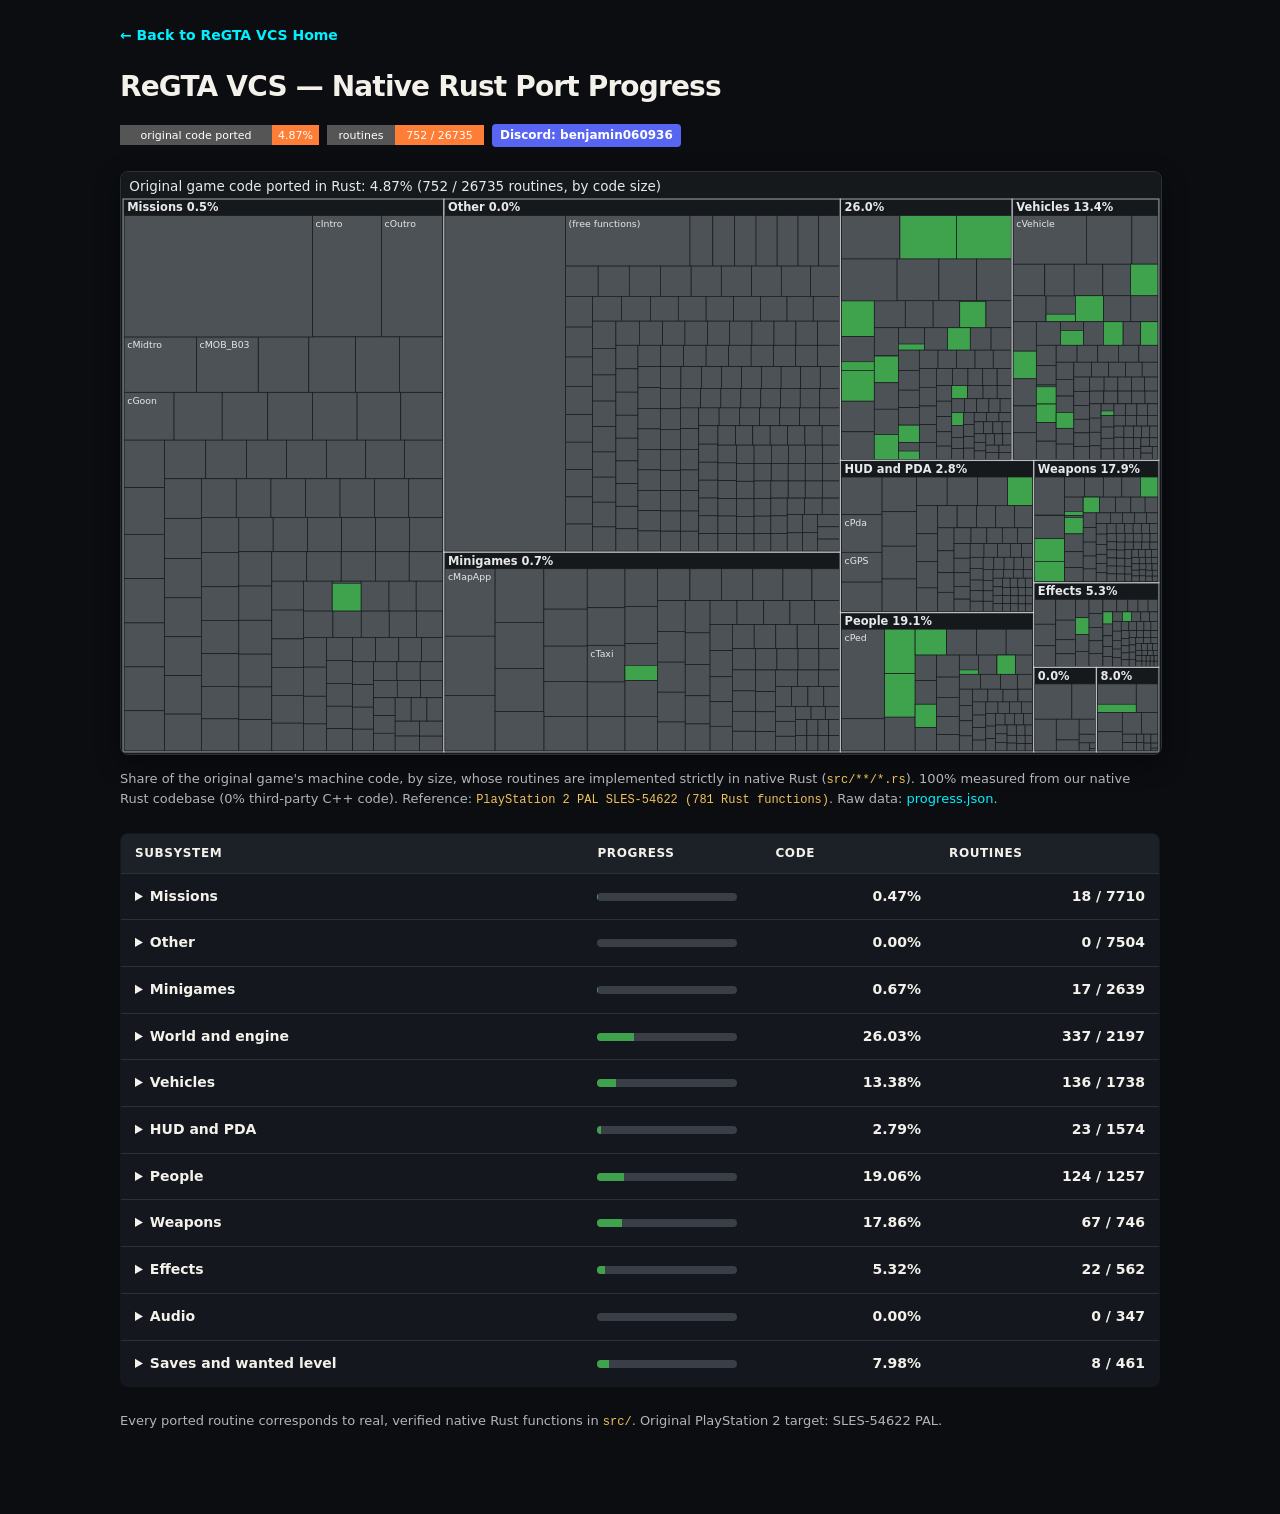
<file: docs/progress.html>
<!doctype html>
<html lang="en">
<head>
<meta charset="utf-8">
<meta name="viewport" content="width=device-width, initial-scale=1">
<title>ReGTA VCS — Native Rust Port Progress</title>
<link rel="icon" href="assets/favicon.svg" type="image/svg+xml">
<style>
:root {
  color-scheme: dark;
  --bg: #0b0d11;
  --panel: #14171d;
  --line: #2c3038;
  --ink: #f3f1ea;
  --muted: #b1b4bb;
  --pink: #ff2a85;
  --cyan: #00f0ff;
  --gold: #f2c35b;
  --green: #3fa34d;
}
body {
  background: var(--bg);
  color: var(--ink);
  font: 15px/1.55 system-ui, -apple-system, sans-serif;
  margin: 0 auto;
  max-width: 1040px;
  padding: 24px 20px 60px;
}
header { margin-bottom: 24px; }
h1 { font-size: 28px; margin: 0 0 12px; letter-spacing: -0.03em; }
a { color: var(--cyan); text-decoration: none; }
a:hover { text-decoration: underline; }
.badges { margin: 16px 0 20px; display: flex; gap: 8px; flex-wrap: wrap; align-items: center; }
.badges img { height: 20px; }
.treemap-img { width: 100%; height: auto; border: 1px solid var(--line); border-radius: 8px; display: block; box-shadow: 0 8px 24px rgba(0,0,0,.45); }
.caption { color: var(--muted); font-size: 13px; margin: 14px 0 24px; line-height: 1.5; }
table { border-collapse: collapse; width: 100%; margin-top: 16px; background: var(--panel); border: 1px solid var(--line); border-radius: 8px; overflow: hidden; }
th, td { border-bottom: 1px solid var(--line); padding: 10px 14px; text-align: left; font-size: 14px; }
th { background: #1c2027; font-weight: 700; color: var(--ink); font-size: 12px; text-transform: uppercase; letter-spacing: 0.05em; }
td.n { text-align: right; font-variant-numeric: tabular-nums; font-weight: 600; }
.bar { background: #3a3f47; height: 8px; width: 140px; border-radius: 4px; overflow: hidden; display: inline-block; vertical-align: middle; }
.bar i { background: var(--green); display: block; height: 8px; }
details { margin: 2px 0; }
summary { cursor: pointer; font-weight: 600; color: var(--ink); outline: none; }
summary:hover { color: var(--pink); }
small { color: var(--muted); font-size: 12px; display: block; margin-top: 4px; line-height: 1.4; }
code { font-family: ui-monospace, Consolas, monospace; font-size: 12px; color: var(--gold); }
.back-link { display: inline-block; margin-bottom: 18px; font-size: 14px; font-weight: 600; }
.discord-btn { display: inline-flex; align-items: center; background: #5865F2; color: #fff; padding: 2px 8px; border-radius: 4px; font-size: 12px; font-weight: 600; text-decoration: none; }
@media(max-width:760px){.bar{width:90px;} th, td{padding:8px 10px; font-size:13px;}}
</style>
</head>
<body>
<a href="index.html" class="back-link">&larr; Back to ReGTA VCS Home</a>
<header>
  <h1>ReGTA VCS — Native Rust Port Progress</h1>
  <div class="badges">
    <img src="assets/badge-overall.svg" alt="original code ported">
    <img src="assets/badge-routines.svg" alt="routines">
    <a class="discord-btn" href="https://discord.com/users/601648068277960714" target="_blank" rel="noopener noreferrer">Discord: benjamin060936</a>
  </div>
</header>

<img src="assets/progress.svg" alt="ReGTA VCS Progress Map" class="treemap-img">

<p class="caption">
  Share of the original game's machine code, by size, whose routines are implemented strictly in native Rust (<code>src/**/*.rs</code>).
  100% measured from our native Rust codebase (0% third-party C++ code). Reference: <code>PlayStation 2 PAL SLES-54622 (781 Rust functions)</code>.
  Raw data: <a href="assets/progress.json">progress.json</a>.
</p>

<table>
  <thead>
    <tr>
      <th>Subsystem</th>
      <th style="width: 150px;">Progress</th>
      <th class="n">Code</th>
      <th class="n">Routines</th>
    </tr>
  </thead>
  <tbody>
    <tr>
  <td><details><summary>Missions</summary><small>Implemented in Rust: <code>CMissionScriptSystem</code> 18/20<br>Pending: <code>cIntro</code> 0/445, <code>cOutro</code> 0/364, <code>cMidtro</code> 0/204, <code>cMOB_B03</code> 0/94, <code>cKEN_A02</code> 0/118, <code>cZHO_C01</code> 0/75, <code>cCutscene_Outro</code> 0/108, <code>cJAO_B03</code> 0/67</small></details></td>
  <td><div class="bar"><i style="width:0.5%"></i></div></td>
  <td class="n">0.47%</td>
  <td class="n">18 / 7710</td>
</tr>
    <tr>
  <td><details><summary>Other</summary><small>Implemented in Rust: pending<br>Pending: <code>(free functions)</code> 0/407, <code>cBombTruck</code> 0/41, <code>cChineseDelivery</code> 0/38, <code>Ped</code> 0/136, <code>cParamedic</code> 0/35, <code>cFrontEnd</code> 0/14, <code>cEncounter</code> 0/41, <code>cListBox</code> 0/51</small></details></td>
  <td><div class="bar"><i style="width:0.0%"></i></div></td>
  <td class="n">0.00%</td>
  <td class="n">0 / 7504</td>
</tr>
    <tr>
  <td><details><summary>Minigames</summary><small>Implemented in Rust: <code>cRadioApp</code> 17/47<br>Pending: <code>cMapApp</code> 0/69, <code>cAmmozoneApp</code> 0/75, <code>cEmailApp</code> 0/66, <code>cBaseTradeApp</code> 0/74, <code>cPauseStatsApp</code> 0/71, <code>cShootingRange</code> 0/66, <code>cHotWiringApp</code> 0/43, <code>cMolotovApp</code> 0/41</small></details></td>
  <td><div class="bar"><i style="width:0.7%"></i></div></td>
  <td class="n">0.67%</td>
  <td class="n">17 / 2639</td>
</tr>
    <tr>
  <td><details><summary>World and engine</summary><small>Implemented in Rust: <code>CStaticCollisionWorld</code> 68/68, <code>COpenGLRenderer</code> 78/78, <code>CPropsObjectsManager</code> 37/37, <code>CTextureRasterizer</code> 28/28, <code>CRenderWarePS2</code> 17/18, <code>CSceneManager</code> 17/17, <code>CVifPacketDecoder</code> 14/14, <code>CModernPipeline</code> 16/16<br>Pending: <code>CCollision</code> 0/64, <code>cPhysicalIntegrator</code> 0/21, <code>cDynamicProp</code> 0/57, <code>WorldImpl</code> 0/224, <code>cEntity</code> 0/126, <code>cLocalAreaKnowledge</code> 0/24, <code>cZoneManager</code> 0/4, <code>cGlInterface</code> 23/102</small></details></td>
  <td><div class="bar"><i style="width:26.0%"></i></div></td>
  <td class="n">26.03%</td>
  <td class="n">337 / 2197</td>
</tr>
    <tr>
  <td><details><summary>Vehicles</summary><small>Implemented in Rust: <code>CHandlingManager</code> 18/18, <code>CVehicleModel</code> 17/17, <code>CTrafficManager</code> 15/15, <code>CVehicleAccess</code> 13/13, <code>CTireFrictionModel</code> 10/10, <code>CTransmissionDynamics</code> 10/10, <code>CTrafficLightsSystem</code> 9/10, <code>CSuspension4Wheel</code> 8/14<br>Pending: <code>cVehicle</code> 0/214, <code>cWheeledVehicle</code> 0/80, <code>cNewGetInVehicle</code> 0/42, <code>cTankField</code> 0/41, <code>cBoat</code> 0/51, <code>cCarYard</code> 0/24, <code>cCarMonitor</code> 0/24, <code>cAttackHelicopter</code> 0/31</small></details></td>
  <td><div class="bar"><i style="width:13.4%"></i></div></td>
  <td class="n">13.38%</td>
  <td class="n">136 / 1738</td>
</tr>
    <tr>
  <td><details><summary>HUD and PDA</summary><small>Implemented in Rust: <code>CHudTextFontRadar</code> 22/22, <code>Gui</code> 1/46<br>Pending: <code>cIPhonePad</code> 0/53, <code>cPda</code> 0/55, <code>cGPS</code> 0/32, <code>cRadar</code> 0/39, <code>cContextHelp</code> 0/43, <code>(free functions)</code> 0/75, <code>cTurfMap</code> 0/24, <code>cPdaHelpManager</code> 0/30</small></details></td>
  <td><div class="bar"><i style="width:2.8%"></i></div></td>
  <td class="n">2.79%</td>
  <td class="n">23 / 1574</td>
</tr>
    <tr>
  <td><details><summary>People</summary><small>Implemented in Rust: <code>CPlayerPed</code> 38/38, <code>CAnimBlendHierarchy</code> 38/38, <code>CLocomotionController</code> 23/23, <code>CPedestrianPopulation</code> 13/13, <code>CPedestrianPanicReaction</code> 10/10, <code>CPedestrianObstacleAvoidance</code> 2/10<br>Pending: <code>cPed</code> 0/216, <code>cPlayer</code> 0/125, <code>cPopulationManager</code> 0/37, <code>cTaskBar</code> 0/48, <code>cAnimation</code> 0/24, <code>cSimplePedBase</code> 0/39, <code>cPlayerOnFoot</code> 0/20, <code>iAITask</code> 0/44</small></details></td>
  <td><div class="bar"><i style="width:19.1%"></i></div></td>
  <td class="n">19.06%</td>
  <td class="n">124 / 1257</td>
</tr>
    <tr>
  <td><details><summary>Weapons</summary><small>Implemented in Rust: <code>C3DBallistics</code> 20/20, <code>CWeaponManager</code> 17/17, <code>CProjectileRocket</code> 10/10, <code>CFireFlamethrower</code> 9/10, <code>CWeaponCrosshairHUD</code> 8/8, <code>CProjectileGrenade</code> 2/10, <code>cHudWeaponSelect</code> 1/31<br>Pending: <code>cHudWeaponSelect</code> 1/31, <code>cWeaponManager</code> 0/38, <code>cMolotovManager</code> 0/12, <code>cAIRocket</code> 0/22, <code>cRocketMan</code> 0/27, <code>cPlayerSensorCone</code> 0/15, <code>cBulletBasedWeapon</code> 0/17, <code>cBaseExplosion</code> 0/11</small></details></td>
  <td><div class="bar"><i style="width:17.9%"></i></div></td>
  <td class="n">17.86%</td>
  <td class="n">67 / 746</td>
</tr>
    <tr>
  <td><details><summary>Effects</summary><small>Implemented in Rust: <code>CSunsetColorGrading</code> 8/8, <code>cParticleEmitterWaterSplash</code> 9/9, <code>cWaterRenderBlock</code> 5/5<br>Pending: <code>cWaterGuard</code> 0/29, <code>cFireFighter</code> 0/22, <code>cKillWaterTarget</code> 0/20, <code>immsprite3d</code> 0/23, <code>cFireEngine</code> 0/21, <code>cGeneralParticleController</code> 0/13, <code>cParticleEmitterBase</code> 0/21, <code>cFire</code> 0/14</small></details></td>
  <td><div class="bar"><i style="width:5.3%"></i></div></td>
  <td class="n">5.32%</td>
  <td class="n">22 / 562</td>
</tr>
    <tr>
  <td><details><summary>Audio</summary><small>Implemented in Rust: pending<br>Pending: <code>cAudioManager</code> 0/141, <code>cAudioBaseOAL</code> 0/44, <code>cSoundEvents</code> 0/26, <code>CAudioEngine</code> 0/16, <code>cSoundStreamOAL</code> 0/26, <code>cAudioBase</code> 0/20, <code>cSoundStream</code> 0/20, <code>SoundImpl</code> 0/44</small></details></td>
  <td><div class="bar"><i style="width:0.0%"></i></div></td>
  <td class="n">0.00%</td>
  <td class="n">0 / 347</td>
</tr>
    <tr>
  <td><details><summary>Saves and wanted level</summary><small>Implemented in Rust: <code>CWorldManager</code> 8/42<br>Pending: <code>CWorldManager</code> 8/42, <code>SaveGameImpl</code> 0/157, <code>cSaveGameMgr</code> 0/31, <code>cWantedManager</code> 0/33, <code>cStatsManager</code> 0/101, <code>cPoliceChase</code> 0/16, <code>cWantedRating</code> 0/20, <code>cScreenSaver</code> 0/8</small></details></td>
  <td><div class="bar"><i style="width:8.0%"></i></div></td>
  <td class="n">7.98%</td>
  <td class="n">8 / 461</td>
</tr>
  </tbody>
</table>

<p class="caption" style="margin-top: 24px;">
  Every ported routine corresponds to real, verified native Rust functions in <code>src/</code>.
  Original PlayStation 2 target: SLES-54622 PAL.
</p>
</body>
</html>
</file>
<file: docs/assets/site.css>
:root {
  color-scheme: dark;
  --bg: #0b0d11;
  --panel: #14171d;
  --line: #2c3038;
  --ink: #f3f1ea;
  --muted: #b1b4bb;
  --pink: #ff2a85;
  --cyan: #00f0ff;
  --gold: #f2c35b;
  --green: #3fa34d;
}
* { box-sizing: border-box; }
html { scroll-behavior: smooth; scroll-padding-top: 110px; }
body {
  margin: 0;
  background: var(--bg);
  color: var(--ink);
  font-family: system-ui, -apple-system, "Segoe UI", Roboto, sans-serif;
  line-height: 1.65;
}
a { color: inherit; }
button { font: inherit; }
a, button, summary { -webkit-tap-highlight-color: transparent; }
a:focus-visible, button:focus-visible, summary:focus-visible { outline: 3px solid var(--pink); outline-offset: 5px; }
.wrap { width: min(1100px, calc(100% - 40px)); margin: auto; }
.skip { position: fixed; left: 20px; top: -100px; z-index: 10; background: var(--pink); color: #fff; padding: 10px; font-weight: 700; text-decoration: none; border-radius: 4px; }
.skip:focus { top: 10px; }

/* Header */
header { position: sticky; top: 0; z-index: 5; border-bottom: 1px solid var(--line); background: rgba(11, 13, 17, 0.94); backdrop-filter: blur(12px); }
.nav { display: flex; align-items: center; justify-content: space-between; gap: 24px; padding: 14px 0; }
.brand { display: flex; align-items: center; gap: 12px; text-decoration: none; font-weight: 850; letter-spacing: -0.04em; font-size: 22px; }
.brand img { width: 38px; height: 38px; display: block; border-radius: 8px; }
.nav-links { display: flex; align-items: center; gap: 24px; font-size: 14px; }
.nav-links a { text-decoration: none; color: var(--muted); transition: color 0.15s; }
.nav-links a:hover { color: var(--ink); }
.languages { display: flex; border: 1px solid var(--line); border-radius: 6px; padding: 3px; gap: 2px; }
.languages button { border: 0; border-radius: 3px; background: none; color: var(--muted); padding: 5px 9px; font-size: 12px; cursor: pointer; transition: background 0.15s, color 0.15s; }
.languages button[aria-pressed=true] { color: #111; background: var(--ink); font-weight: 700; }
.languages[hidden] { display: none; }

/* Hero */
.hero { padding: 62px 0 38px; text-align: center; background: radial-gradient(ellipse at 50% 24%, rgba(255, 42, 133, 0.18), transparent 65%); }
.eyebrow { color: var(--cyan); font-size: 12px; letter-spacing: 0.14em; text-transform: uppercase; font-weight: 800; margin: 0 0 18px; }
.main-logo { display: block; width: min(660px, 100%); height: auto; margin: 0 auto 20px; }
.hero h1 { font-size: clamp(28px, 4vw, 48px); line-height: 1.16; letter-spacing: -0.045em; margin: 0 0 18px; }
.hero h1 .gradient { background: linear-gradient(135deg, #ff2a85 0%, #ff8fab 50%, #00f0ff 100%); -webkit-background-clip: text; -webkit-text-fill-color: transparent; }
.intro { max-width: 730px; margin: 0 auto; color: var(--muted); font-size: clamp(16px, 2vw, 19px); }
.credit { margin: 20px 0 24px; font-size: 16px; font-weight: 800; }
.credit span { color: var(--gold); }
.actions { display: flex; justify-content: center; gap: 12px; flex-wrap: wrap; margin: 24px 0; }
.button { display: inline-flex; align-items: center; justify-content: center; min-height: 48px; padding: 12px 22px; border-radius: 6px; border: 1px solid var(--line); text-decoration: none; font-weight: 750; font-size: 14px; transition: background 0.15s, transform 0.15s; }
.button:hover { background: #272b32; transform: translateY(-2px); }
.button.primary { background: var(--pink); border-color: var(--pink); color: #fff; box-shadow: 0 4px 14px rgba(255, 42, 133, 0.35); }
.button.primary:hover { background: #e01d73; }
.button.gold { background: var(--gold); border-color: var(--gold); color: #15120c; }
.button.discord { background: #5865F2; border-color: #5865F2; color: #fff; }
.button.discord:hover { background: #4752c4; }
.disclosure { font-size: 12px; color: var(--muted); margin: 0 auto; max-width: 680px; }

/* Notice Box */
.notice { border: 1px solid rgba(255, 42, 133, 0.4); border-left: 4px solid var(--pink); background: rgba(30, 14, 38, 0.7); border-radius: 6px; padding: 20px 24px; margin: 28px auto 0; text-align: left; max-width: 880px; }
.notice strong { display: block; color: var(--pink); font-size: 16px; margin-bottom: 5px; }
.notice p { font-size: 14px; color: #d0c6b6; margin: 0; }

/* Metrics */
.metrics { display: grid; grid-template-columns: repeat(4, 1fr); border-top: 1px solid var(--line); border-bottom: 1px solid var(--line); margin-top: 40px; padding: 24px 0; gap: 20px; }
.metric strong { display: block; font-size: 27px; letter-spacing: -0.04em; }
.metric span { font-size: 12px; color: var(--muted); }
.metric-note { font-size: 11px; color: var(--muted); margin-top: 12px; }

/* Content Sections */
section.content { padding: 64px 0; border-bottom: 1px solid var(--line); }
.section-top { display: flex; justify-content: space-between; gap: 30px; align-items: flex-end; margin-bottom: 28px; }
.section-top h2 { font-size: clamp(26px, 3vw, 36px); letter-spacing: -0.04em; line-height: 1.2; margin: 0; }
.section-top p { color: var(--muted); max-width: 470px; margin: 0; font-size: 14px; }
.grid { display: grid; grid-template-columns: repeat(3, 1fr); gap: 16px; }
.card { border: 1px solid var(--line); border-radius: 8px; background: var(--panel); padding: 24px; transition: border-color 0.2s, transform 0.2s; }
.card:hover { border-color: rgba(255, 42, 133, 0.4); transform: translateY(-2px); }
.card h3 { font-size: 18px; margin: 14px 0 8px; letter-spacing: -0.025em; }
.card p { font-size: 14px; color: var(--muted); margin: 0; line-height: 1.5; }
.tag { font-size: 10px; letter-spacing: 0.07em; text-transform: uppercase; color: var(--cyan); font-weight: 800; }

/* Status & Treemap */
.status-badges { display: flex; gap: 12px; align-items: center; flex-wrap: wrap; margin: 18px 0; }
.status-badges a { display: inline-flex; transition: transform 0.15s; }
.status-badges a:hover { transform: scale(1.04); }
.status-badges img { height: 22px; display: block; }
.treemap-card { border: 1px solid var(--line); border-radius: 8px; overflow: hidden; background: #16191c; box-shadow: 0 8px 24px rgba(0, 0, 0, 0.45); margin: 20px 0 12px; transition: border-color 0.2s; }
.treemap-card:hover { border-color: var(--pink); }
.treemap-card img { width: 100%; height: auto; display: block; }
.progress-table-wrap { overflow-x: auto; margin: 24px 0 16px; border: 1px solid var(--line); border-radius: 8px; background: var(--panel); }
.progress-table { width: 100%; border-collapse: collapse; text-align: left; }
.progress-table th, .progress-table td { padding: 10px 14px; border-bottom: 1px solid var(--line); font-size: 14px; }
.progress-table th { background: #191d24; color: var(--ink); font-weight: 750; font-size: 12px; text-transform: uppercase; letter-spacing: 0.05em; }
.progress-table td.n { text-align: right; font-variant-numeric: tabular-nums; font-weight: 600; }
.progress-table .bar { background: #3a3f47; height: 8px; width: 130px; border-radius: 4px; overflow: hidden; display: inline-block; vertical-align: middle; }
.progress-table .bar i { background: var(--green); display: block; height: 8px; }
.progress-table details { border: none; padding: 0; margin: 0; }
.progress-table summary { cursor: pointer; font-weight: 650; color: var(--ink); outline: none; }
.progress-table summary:hover { color: var(--cyan); }
.progress-table small { color: var(--muted); font-size: 12px; display: block; margin-top: 4px; line-height: 1.4; }
.progress-table code { font-family: ui-monospace, Consolas, monospace; font-size: 12px; color: var(--gold); }

/* Roadmap */
.roadmap { display: grid; grid-template-columns: repeat(3, 1fr); gap: 24px; counter-reset: milestone; }
.milestone { border-top: 2px solid var(--line); padding-top: 18px; }
.milestone.current { border-color: var(--pink); }
.milestone h3 { font-size: 18px; line-height: 1.35; margin: 8px 0; }
.milestone p { font-size: 14px; color: var(--muted); margin: 0; }

/* Support */
.support { background: linear-gradient(120deg, rgba(41, 16, 38, 0.8), #171512); border: 1px solid rgba(255, 42, 133, 0.35); border-radius: 10px; padding: 40px; }
.support h2 { font-size: clamp(28px, 4vw, 40px); line-height: 1.2; letter-spacing: -0.04em; margin: 8px 0 16px; max-width: 680px; }
.support > p { max-width: 780px; color: #cec5b9; }
.support .actions { justify-content: flex-start; }
.support .disclosure { margin: 0; color: #b6aa9b; }
.support-list { display: grid; grid-template-columns: repeat(3, 1fr); gap: 24px; margin: 30px 0; }
.support-list h3 { font-size: 15px; margin: 0 0 6px; }
.support-list p { font-size: 13px; color: #bfb4a6; margin: 0; }

/* FAQ Details */
details { border-bottom: 1px solid var(--line); padding: 20px 0; }
summary { cursor: pointer; font-weight: 700; font-size: 16px; outline: none; }
summary:hover { color: var(--pink); }
details p { color: var(--muted); max-width: 850px; font-size: 14px; margin: 10px 0 0; }

/* Footer */
.footer { padding: 32px 0 40px; }
.footer-top { display: flex; justify-content: space-between; align-items: center; gap: 20px; }
.footer strong { font-size: 17px; }
.footer p { font-size: 12px; color: var(--muted); max-width: 820px; margin: 12px 0 0; }
.footer a { text-underline-offset: 4px; }
.repo-link[hidden] { display: none; }

/* Responsive */
@media (max-width: 760px) {
  .nav { gap: 12px; flex-wrap: wrap; }
  .brand { font-size: 19px; }
  .nav-links { gap: 14px; flex-wrap: wrap; justify-content: flex-end; }
  .nav-links a { font-size: 12px; }
  .hero { padding-top: 32px; }
  .grid { grid-template-columns: repeat(2, 1fr); }
  .section-top { display: block; }
  .section-top p { margin-top: 14px; }
  .roadmap, .support-list { grid-template-columns: 1fr; }
  .support { padding: 26px; }
  .metrics { grid-template-columns: repeat(2, 1fr); }
  section.content { padding: 42px 0; }
  .footer-top { align-items: flex-start; flex-direction: column; }
  .progress-table .bar { width: 90px; }
}
@media (max-width: 480px) {
  .wrap { width: calc(100% - 32px); }
  .nav-links { width: 100%; justify-content: space-between; gap: 10px; }
  .brand img { width: 30px; height: 30px; }
  .hero h1 { font-size: 29px; }
  .grid { grid-template-columns: 1fr; }
  .actions { flex-direction: column; }
  .actions .button { width: 100%; }
  .notice { padding: 16px; }
  .card { padding: 20px; }
  .support { padding: 22px; }
}
@media (prefers-reduced-motion: reduce) {
  html { scroll-behavior: auto; }
  *, *::before, *::after { transition: none !important; }
}
</file>
